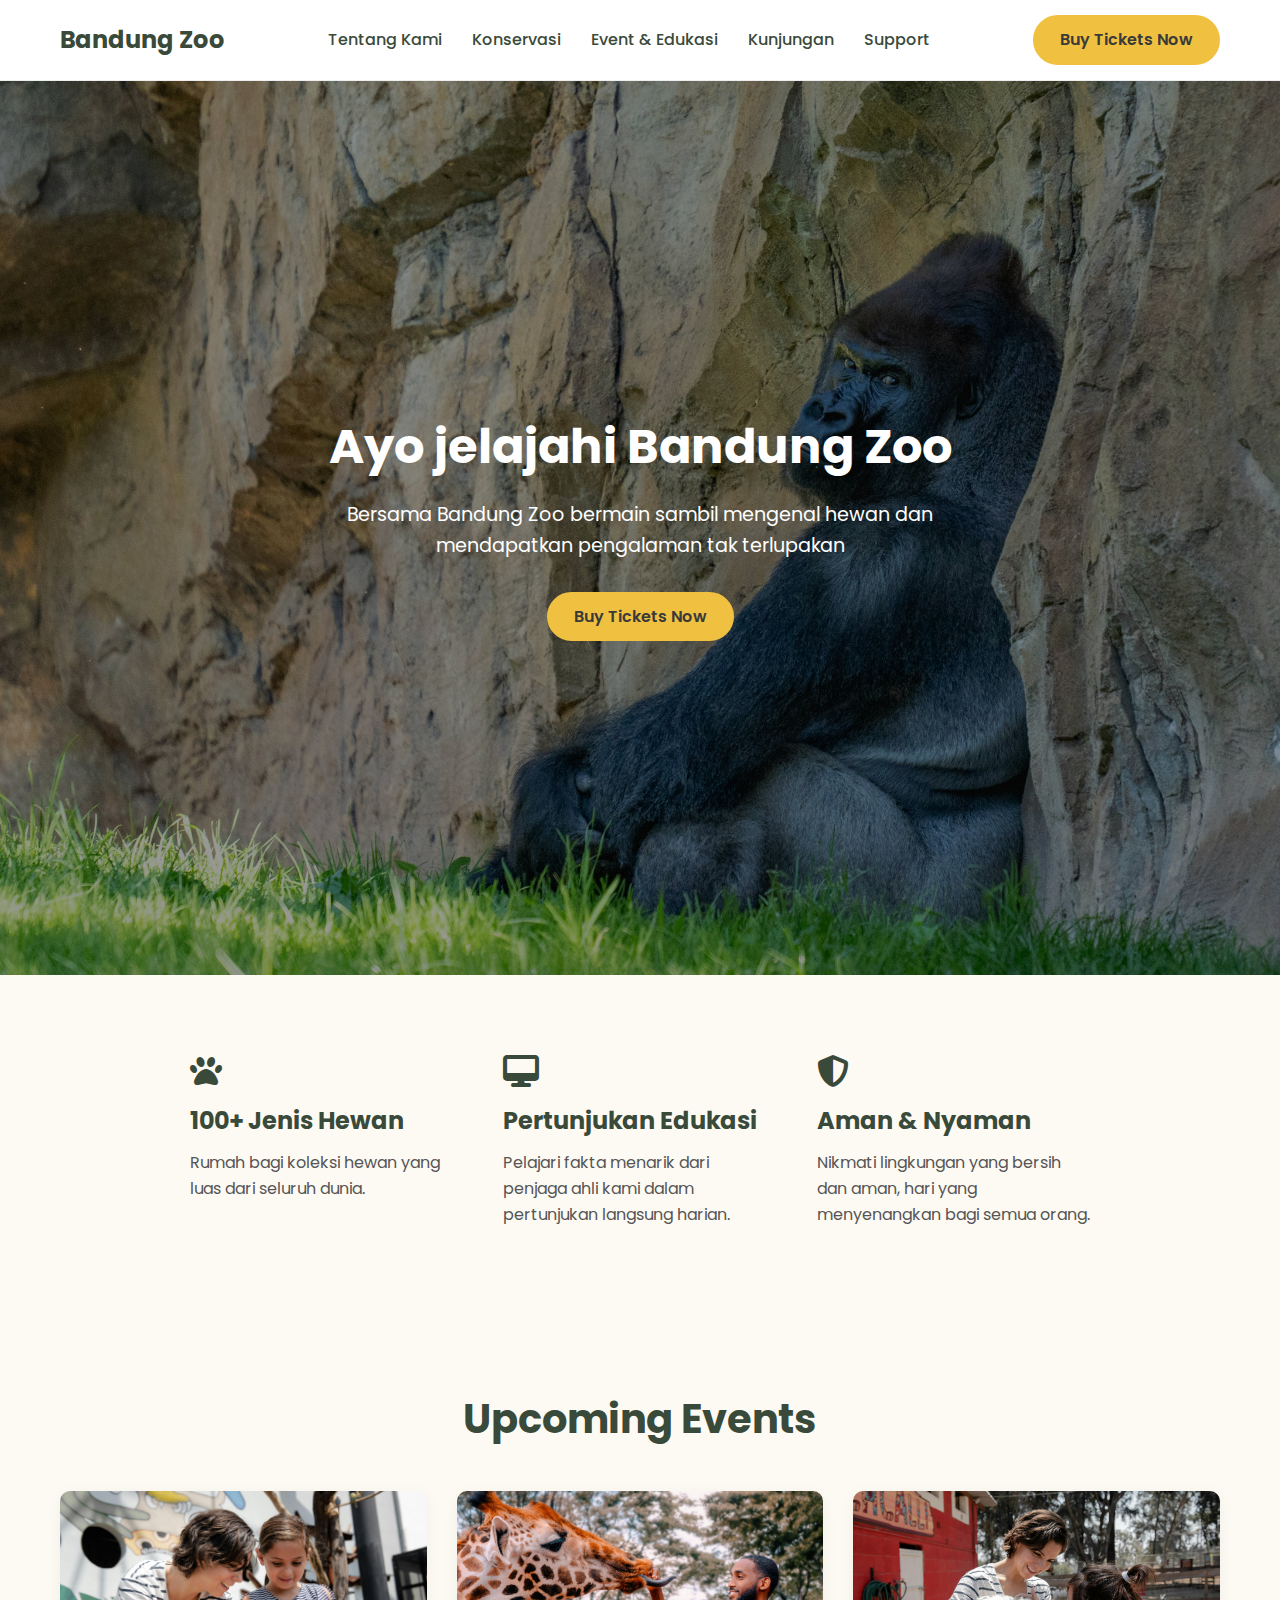
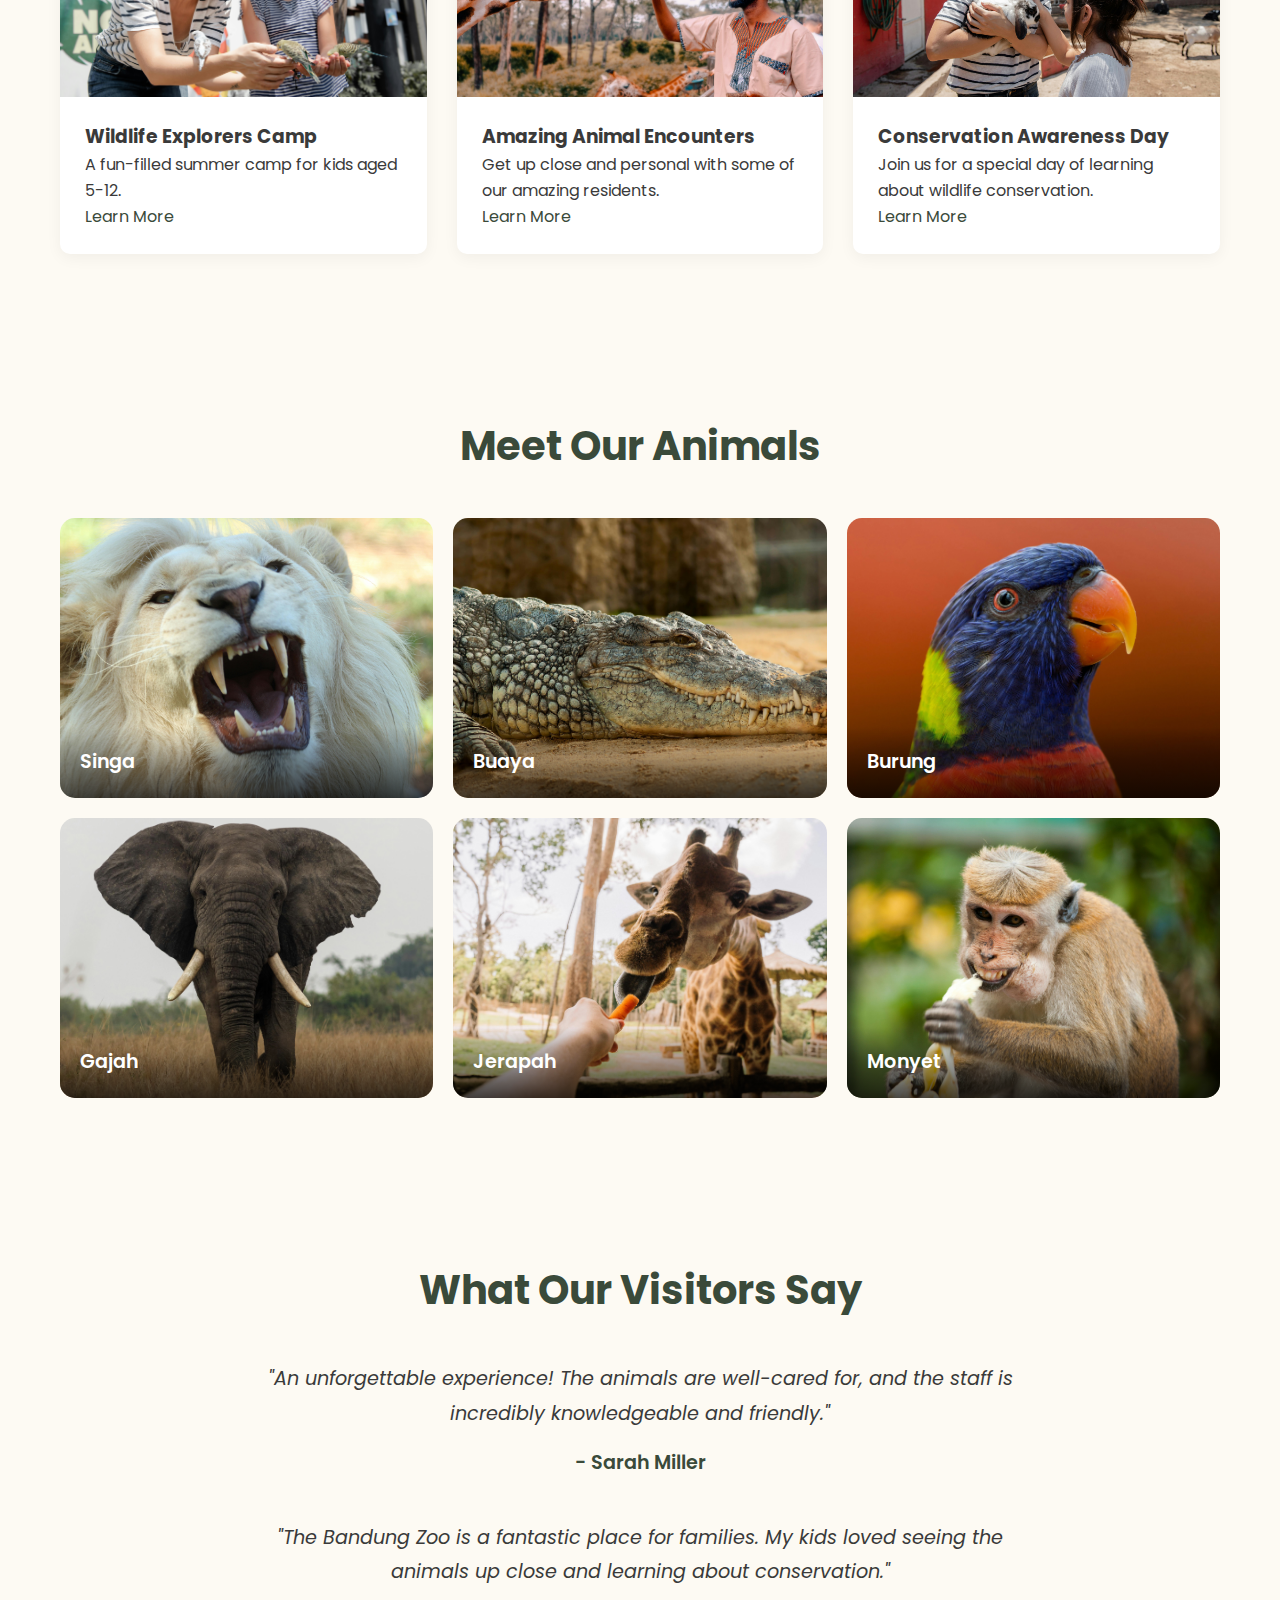
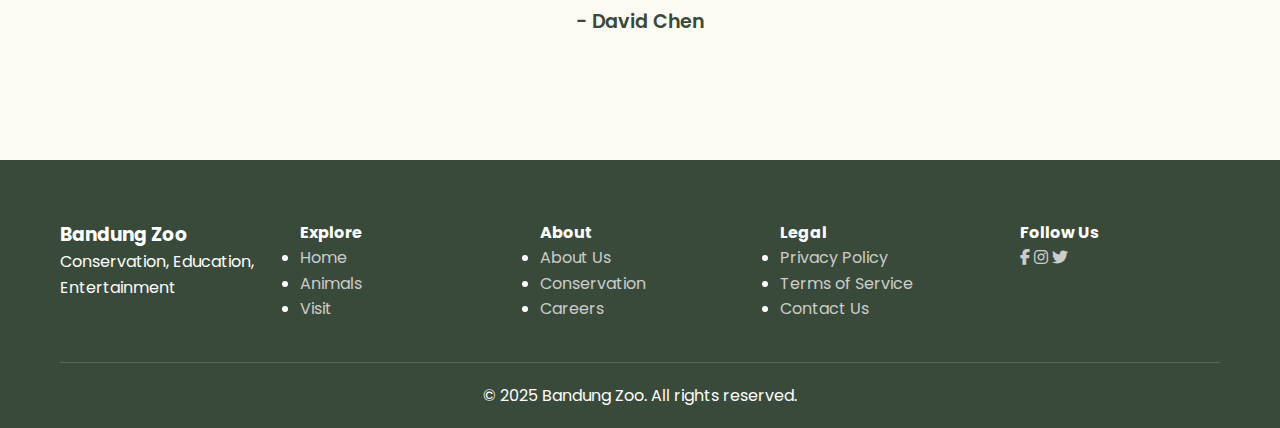
<file: index.html>
<!DOCTYPE html>
<html lang="en">
<head>
    <meta charset="UTF-8">
    <meta name="viewport" content="width=device-width, initial-scale=1.0">
    <title>Bandung Zoo</title>
    <link rel="stylesheet" href="css\style.css">
    <link rel="preconnect" href="https://fonts.googleapis.com">
    <link rel="preconnect" href="https://fonts.gstatic.com" crossorigin>
    <link href="https://fonts.googleapis.com/css2?family=Poppins:wght@400;500;600;700&display=swap" rel="stylesheet">
    <link rel="stylesheet" href="https://cdnjs.cloudflare.com/ajax/libs/font-awesome/6.5.2/css/all.min.css">
</head>
<body>

    <header id="main-header">
        <div class="container">
            <nav>
                <a href="#" class="logo">Bandung Zoo</a>
                <ul class="nav-links">
                    <li><a href="tentang-kami.html">Tentang Kami</a></li>
                    <li><a href="#">Konservasi</a></li>
                    <li><a href="#">Event & Edukasi</a></li>
                    <li><a href="#">Kunjungan</a></li>
                    <li><a href="#">Support</a></li>
                </ul>
                <a href="tiket.html" class="btn btn-primary">Buy Tickets Now</a>
                <div class="hamburger">
                    <i class="fa-solid fa-bars"></i>
                </div>
            </nav>
        </div>
    </header>

    <main>
        <section class="hero">
            <div class="hero-content">
                <h1>Ayo jelajahi Bandung Zoo</h1>
                <p>Bersama Bandung Zoo bermain sambil mengenal hewan dan mendapatkan pengalaman tak terlupakan</p>
                <a href="tiket.html" class="btn btn-primary">Buy Tickets Now</a>
            </div>
        </section>

        <section class="features">
            <div class="container">
        <div class="features-grid">
            <div class="feature-item">
                <i class="fas fa-paw"></i> <h3>100+ Jenis Hewan</h3>
                <p>Rumah bagi koleksi hewan yang luas dari seluruh dunia.</p>
            </div>
            <div class="feature-item">
                <i class="fas fa-desktop"></i>
                <h3>Pertunjukan Edukasi</h3>
                <p>Pelajari fakta menarik dari penjaga ahli kami dalam pertunjukan langsung harian.</p>
            </div>
            <div class="feature-item">
                <i class="fas fa-shield-alt"></i>
                <h3>Aman & Nyaman</h3>
                <p>Nikmati lingkungan yang bersih dan aman, hari yang menyenangkan bagi semua orang.</p>
            </div>
        </div>
    </div>
        </section>

        <section class="events">
            <div class="container">
                <h2 class="section-title">Upcoming Events</h2>
            <div class="event-grid">

            <div class="card">
                <div class="card-img-container">
                    <img src="images/mknburung.jpg" alt="Wildlife Explorers Camp">
                </div>
                <div class="card-content">
                    <h3>Wildlife Explorers Camp</h3>
                    <p>A fun-filled summer camp for kids aged 5-12.</p>
                    <a href="#" class="learn-more">Learn More</a>
                </div>
            </div>

            <div class="card">
                <div class="card-img-container">
                    <img src="images/mknjerapah.jpg" alt="Amazing Animal Encounters">
                </div>
                <div class="card-content">
                    <h3>Amazing Animal Encounters</h3>
                    <p>Get up close and personal with some of our amazing residents.</p>
                    <a href="#" class="learn-more">Learn More</a>
                </div>
            </div>

            <div class="card">
                <div class="card-img-container">
                    <img src="images/mknkelinci.jpg" alt="Conservation Awareness Day">
                </div>
                <div class="card-content">
                    <h3>Conservation Awareness Day</h3>
                    <p>Join us for a special day of learning about wildlife conservation.</p>
                    <a href="#" class="learn-more">Learn More</a>
                </div>
            </div>
            </div>
            </div>
        </section>

        <section class="animals">
            <div class="container">
                <h2 class="section-title">Meet Our Animals</h2>
                <div class="animal-grid">
                    <figure class="animal-item">
                        <img src="images//singa.jpg" alt="Singa">
                        <figcaption>Singa</figcaption>
                    </figure>
                    <figure class="animal-item">
                        <img src="images/buaya.jpg" alt="Buaya">
                        <figcaption>Buaya</figcaption> </figure>
                    <figure class="animal-item">
                        <img src="images/burung.jpg" alt="Burung">
                        <figcaption>Burung</figcaption>
                    </figure>
                    <figure class="animal-item">
                        <img src="images/gajah.jpg" alt="Gajah">
                        <figcaption>Gajah</figcaption>
                    </figure>
                    <figure class="animal-item">
                        <img src="images/jerapah.jpg" alt="Jerapah">
                        <figcaption>Jerapah</figcaption>
                    </figure>
                    <figure class="animal-item">
                        <img src="images/monyet.jpg" alt="Monyet">
                        <figcaption>Monyet</figcaption>
                    </figure>
                </div>
            </div>
        </section>

        <section class="testimonials">
            <div class="container">
                <h2 class="section-title">What Our Visitors Say</h2>
                <blockquote>
                    "An unforgettable experience! The animals are well-cared for, and the staff is incredibly knowledgeable and friendly."
                    <footer>- Sarah Miller</footer>
                </blockquote>
                <blockquote>
                    "The Bandung Zoo is a fantastic place for families. My kids loved seeing the animals up close and learning about conservation."
                    <footer>- David Chen</footer>
                </blockquote>
            </div>
        </section>

    </main>

    <footer id="main-footer">  <div class="container">
        <div class="footer-grid">
            <div class="footer-col">
                <h3>Bandung Zoo</h3>
                <p>Conservation, Education, Entertainment</p>
            </div>
            <div class="footer-col">
                <h4>Explore</h4>
                <ul>
                    <li><a href="#">Home</a></li>
                    <li><a href="#">Animals</a></li>
                    <li><a href="#">Visit</a></li>
                </ul>
            </div>
            <div class="footer-col">
                <h4>About</h4>
                <ul>
                    <li><a href="#">About Us</a></li>
                    <li><a href="#">Conservation</a></li>
                    <li><a href="#">Careers</a></li>
                </ul>
            </div>
            <div class="footer-col">
                <h4>Legal</h4>
                <ul>
                    <li><a href="#">Privacy Policy</a></li>
                    <li><a href="#">Terms of Service</a></li>
                    <li><a href="#">Contact Us</a></li>
                </ul>
            </div>
            <div class="footer-col">
                <h4>Follow Us</h4>
                <div class="social-icons">
                    <a href="#"><i class="fab fa-facebook-f"></i></a>
                    <a href="#"><i class="fab fa-instagram"></i></a>
                    <a href="#"><i class="fab fa-twitter"></i></a>
                </div>
            </div>
        </div>
        <div class="copyright">
            <p>&copy; 2025 Bandung Zoo. All rights reserved.</p>
        </div>
        </div>
    </footer>

    <script src="js\script.js"></script>
</body>
</html>
</file>
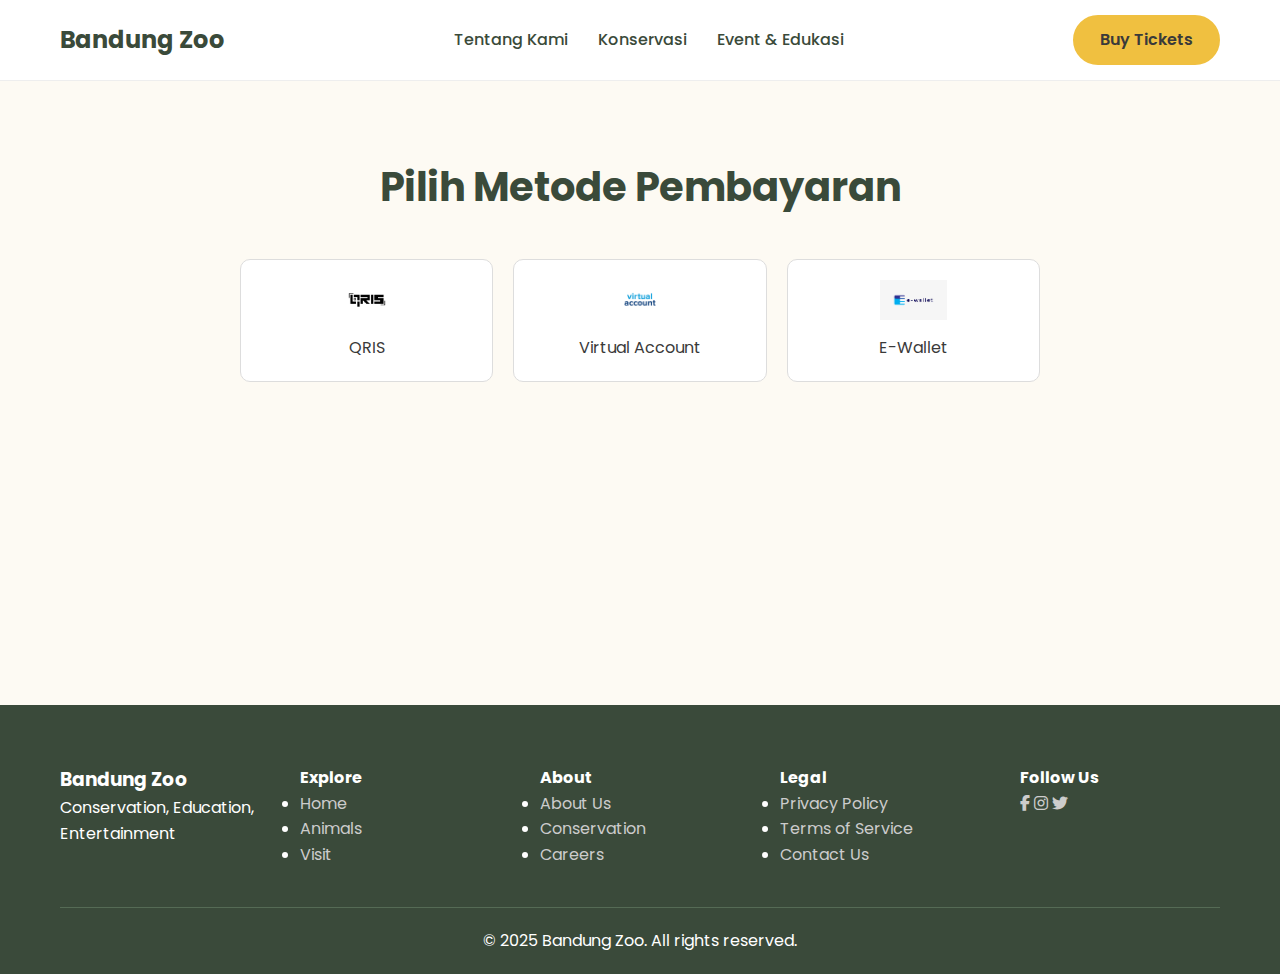
<file: pembayaran.html>
<!DOCTYPE html>
<html lang="en">
<head>
    <meta charset="UTF-8">
    <meta name="viewport" content="width=device-width, initial-scale=1.0">
    <title>Pembayaran - Bandung Zoo</title>
    
    <link rel="stylesheet" href="css/style.css">
    
    <link rel="preconnect" href="https://fonts.googleapis.com">
    <link rel="preconnect" href="https://fonts.gstatic.com" crossorigin>
    <link href="https://fonts.googleapis.com/css2?family=Poppins:wght@400;500;600;700&display=swap" rel="stylesheet">
    <link href="https://fonts.googleapis.com/css2?family=Lora:wght@400;700&display=swap" rel="stylesheet">
    <link rel="stylesheet" href="https://cdnjs.cloudflare.com/ajax/libs/font-awesome/6.5.2/css/all.min.css">
</head>
<body>

    <header id="main-header">
        <div class="container">
            <nav>
                <a href="index.html" class="logo">Bandung Zoo</a>
                <ul class="nav-links">
                    <li><a href="tentang-kami.html">Tentang Kami</a></li>
                    <li><a href="#">Konservasi</a></li>
                    <li><a href="#">Event & Edukasi</a></li>
                </ul>
                <a href="tiket.html" class="btn btn-primary">Buy Tickets</a>
                <div class="hamburger">
                    <i class="fa-solid fa-bars"></i>
                </div>
            </nav>
        </div>
    </header>

    <main>
        <section class="payment-page">
            <div class="container">
                <div id="payment-selection">
                    <h1 class="section-title">Pilih Metode Pembayaran</h1>
                    <div class="payment-options-grid">
                        <div class="payment-method" data-method="qris">
                            <img src="images/qris.png" alt="QRIS">
                            <span>QRIS</span>
                        </div>
                        <div class="payment-method" data-method="va">
                            <img src="images/va.png" alt="Virtual Account">
                            <span>Virtual Account</span>
                        </div>
                        <div class="payment-method" data-method="ewallet">
                            <img src="images/ewallet.png" alt="E-Wallet">
                            <span>E-Wallet</span>
                        </div>
                    </div>
                </div>

                <div id="payment-processing" class="hidden">
                    <h1 class="section-title">Memproses Pembayaran...</h1>
                    <div class="spinner"></div>
                    <p>Mohon tunggu, kami sedang mengonfirmasi pembayaran Anda. Anda akan segera dialihkan.</p>
                </div>
            </div>
        </section>
    </main>

    <footer id="main-footer">  <div class="container">
        <div class="footer-grid">
            <div class="footer-col">
                <h3>Bandung Zoo</h3>
                <p>Conservation, Education, Entertainment</p>
            </div>
            <div class="footer-col">
                <h4>Explore</h4>
                <ul>
                    <li><a href="#">Home</a></li>
                    <li><a href="#">Animals</a></li>
                    <li><a href="#">Visit</a></li>
                </ul>
            </div>
            <div class="footer-col">
                <h4>About</h4>
                <ul>
                    <li><a href="#">About Us</a></li>
                    <li><a href="#">Conservation</a></li>
                    <li><a href="#">Careers</a></li>
                </ul>
            </div>
            <div class="footer-col">
                <h4>Legal</h4>
                <ul>
                    <li><a href="#">Privacy Policy</a></li>
                    <li><a href="#">Terms of Service</a></li>
                    <li><a href="#">Contact Us</a></li>
                </ul>
            </div>
            <div class="footer-col">
                <h4>Follow Us</h4>
                <div class="social-icons">
                    <a href="#"><i class="fab fa-facebook-f"></i></a>
                    <a href="#"><i class="fab fa-instagram"></i></a>
                    <a href="#"><i class="fab fa-twitter"></i></a>
                </div>
            </div>
        </div>
        <div class="copyright">
            <p>&copy; 2025 Bandung Zoo. All rights reserved.</p>
        </div>
        </div>
    </footer>

    <script src="js/script.js"></script>
</body>
</html>
</file>
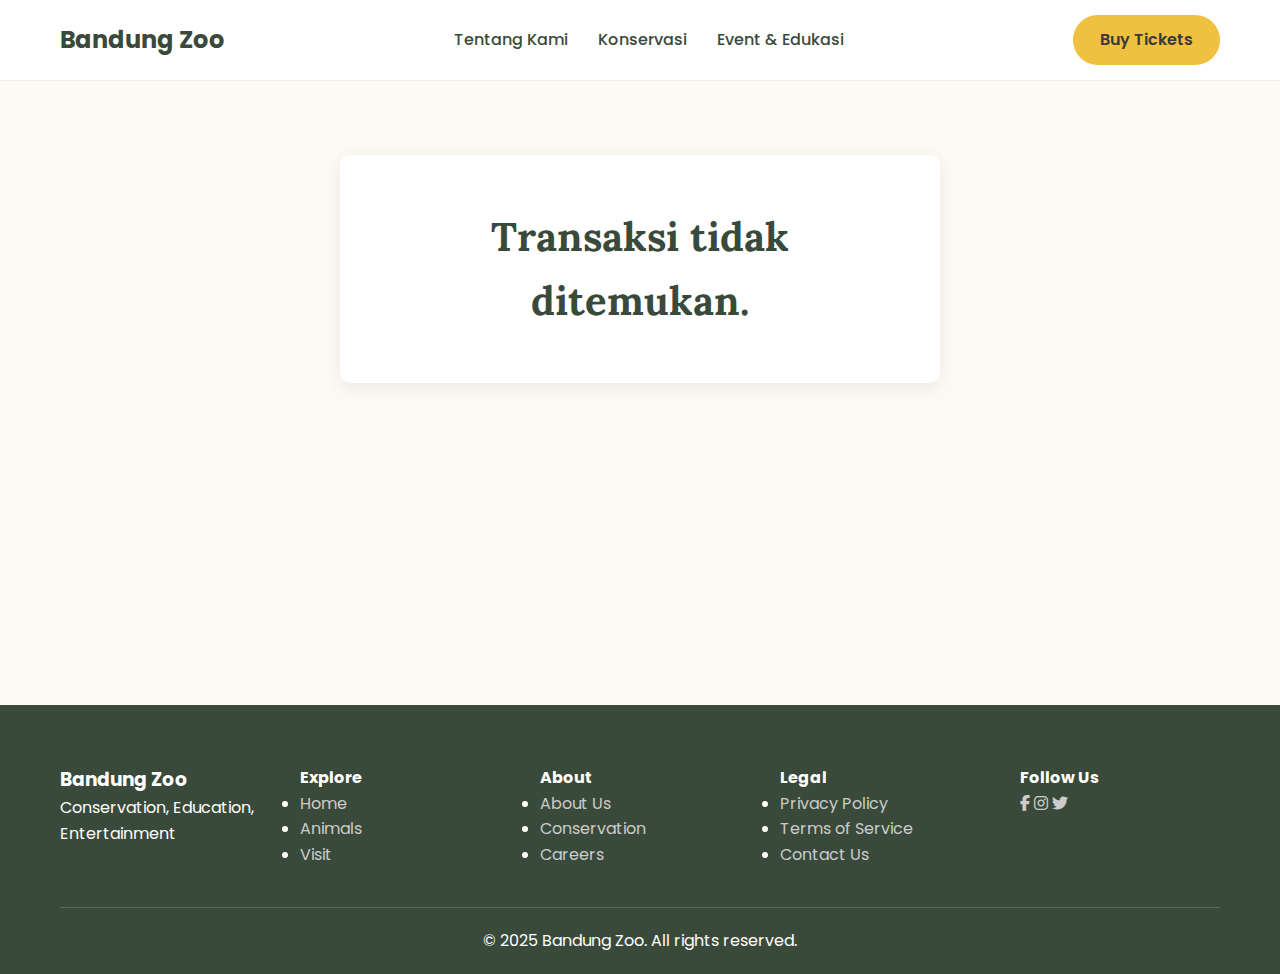
<file: sukses.html>
<!DOCTYPE html>
<html lang="en">
<head>
    <meta charset="UTF-8">
    <meta name="viewport" content="width=device-width, initial-scale=1.0">
    <title>Pembayaran Berhasil - Bandung Zoo</title>
    
    <link rel="stylesheet" href="css/style.css">
    
    <link rel="preconnect" href="https://fonts.googleapis.com">
    <link rel="preconnect" href="https://fonts.gstatic.com" crossorigin>
    <link href="https://fonts.googleapis.com/css2?family=Poppins:wght@400;500;600;700&display=swap" rel="stylesheet">
    <link href="https://fonts.googleapis.com/css2?family=Lora:wght@400;700&display=swap" rel="stylesheet">
    <link rel="stylesheet" href="https://cdnjs.cloudflare.com/ajax/libs/font-awesome/6.5.2/css/all.min.css">
</head>
<body>

    <header id="main-header">
        <div class="container">
            <nav>
                <a href="index.html" class="logo">Bandung Zoo</a>
                <ul class="nav-links">
                    <li><a href="tentang-kami.html">Tentang Kami</a></li>
                    <li><a href="#">Konservasi</a></li>
                    <li><a href="#">Event & Edukasi</a></li>
                </ul>
                <a href="tiket.html" class="btn btn-primary">Buy Tickets </a>
                <div class="hamburger">
                    <i class="fa-solid fa-bars"></i>
                </div>
            </nav>
        </div>
    </header>

    <main>
        <section class="success-page">
            <div class="container">
                <div class="success-container">
                    <div class="success-icon">
                        <i class="fa-solid fa-check-circle"></i>
                    </div>
                    <h1>Pembayaran Berhasil!</h1>
                    <p class="success-subtitle">E-tiket Anda siap untuk diunduh.</p>

                    <div class="order-summary">
                        <h3>Ringkasan Pesanan</h3>
                        <p><strong>Nomor Pesanan:</strong> <span id="order-number"></span></p>
                        <p><strong>Nama:</strong> <span id="order-name"></span></p>
                        <p><strong>Jumlah Tiket:</strong> <span id="order-tickets"></span></p>
                    </div>

                    <a href="images/dummy-ticket.png" download="E-Tiket-UnikomZoo.png" class="btn btn-primary btn-download">
                        <i class="fa-solid fa-download"></i> UNDUH E-TIKET
                    </a>

                    <p class="email-backup">
                        Salinan e-tiket juga telah kami kirimkan ke email Anda: <strong id="order-email"></strong>. Mohon periksa folder inbox atau spam.
                    </p>
                </div>
            </div>
        </section>
    </main>

    <footer id="main-footer">  <div class="container">
        <div class="footer-grid">
            <div class="footer-col">
                <h3>Bandung Zoo</h3>
                <p>Conservation, Education, Entertainment</p>
            </div>
            <div class="footer-col">
                <h4>Explore</h4>
                <ul>
                    <li><a href="#">Home</a></li>
                    <li><a href="#">Animals</a></li>
                    <li><a href="#">Visit</a></li>
                </ul>
            </div>
            <div class="footer-col">
                <h4>About</h4>
                <ul>
                    <li><a href="#">About Us</a></li>
                    <li><a href="#">Conservation</a></li>
                    <li><a href="#">Careers</a></li>
                </ul>
            </div>
            <div class="footer-col">
                <h4>Legal</h4>
                <ul>
                    <li><a href="#">Privacy Policy</a></li>
                    <li><a href="#">Terms of Service</a></li>
                    <li><a href="#">Contact Us</a></li>
                </ul>
            </div>
            <div class="footer-col">
                <h4>Follow Us</h4>
                <div class="social-icons">
                    <a href="#"><i class="fab fa-facebook-f"></i></a>
                    <a href="#"><i class="fab fa-instagram"></i></a>
                    <a href="#"><i class="fab fa-twitter"></i></a>
                </div>
            </div>
        </div>
        <div class="copyright">
            <p>&copy; 2025 Bandung Zoo. All rights reserved.</p>
        </div>
        </div>
    </footer>

    <script src="js/script.js"></script>
</body>
</html>
</file>
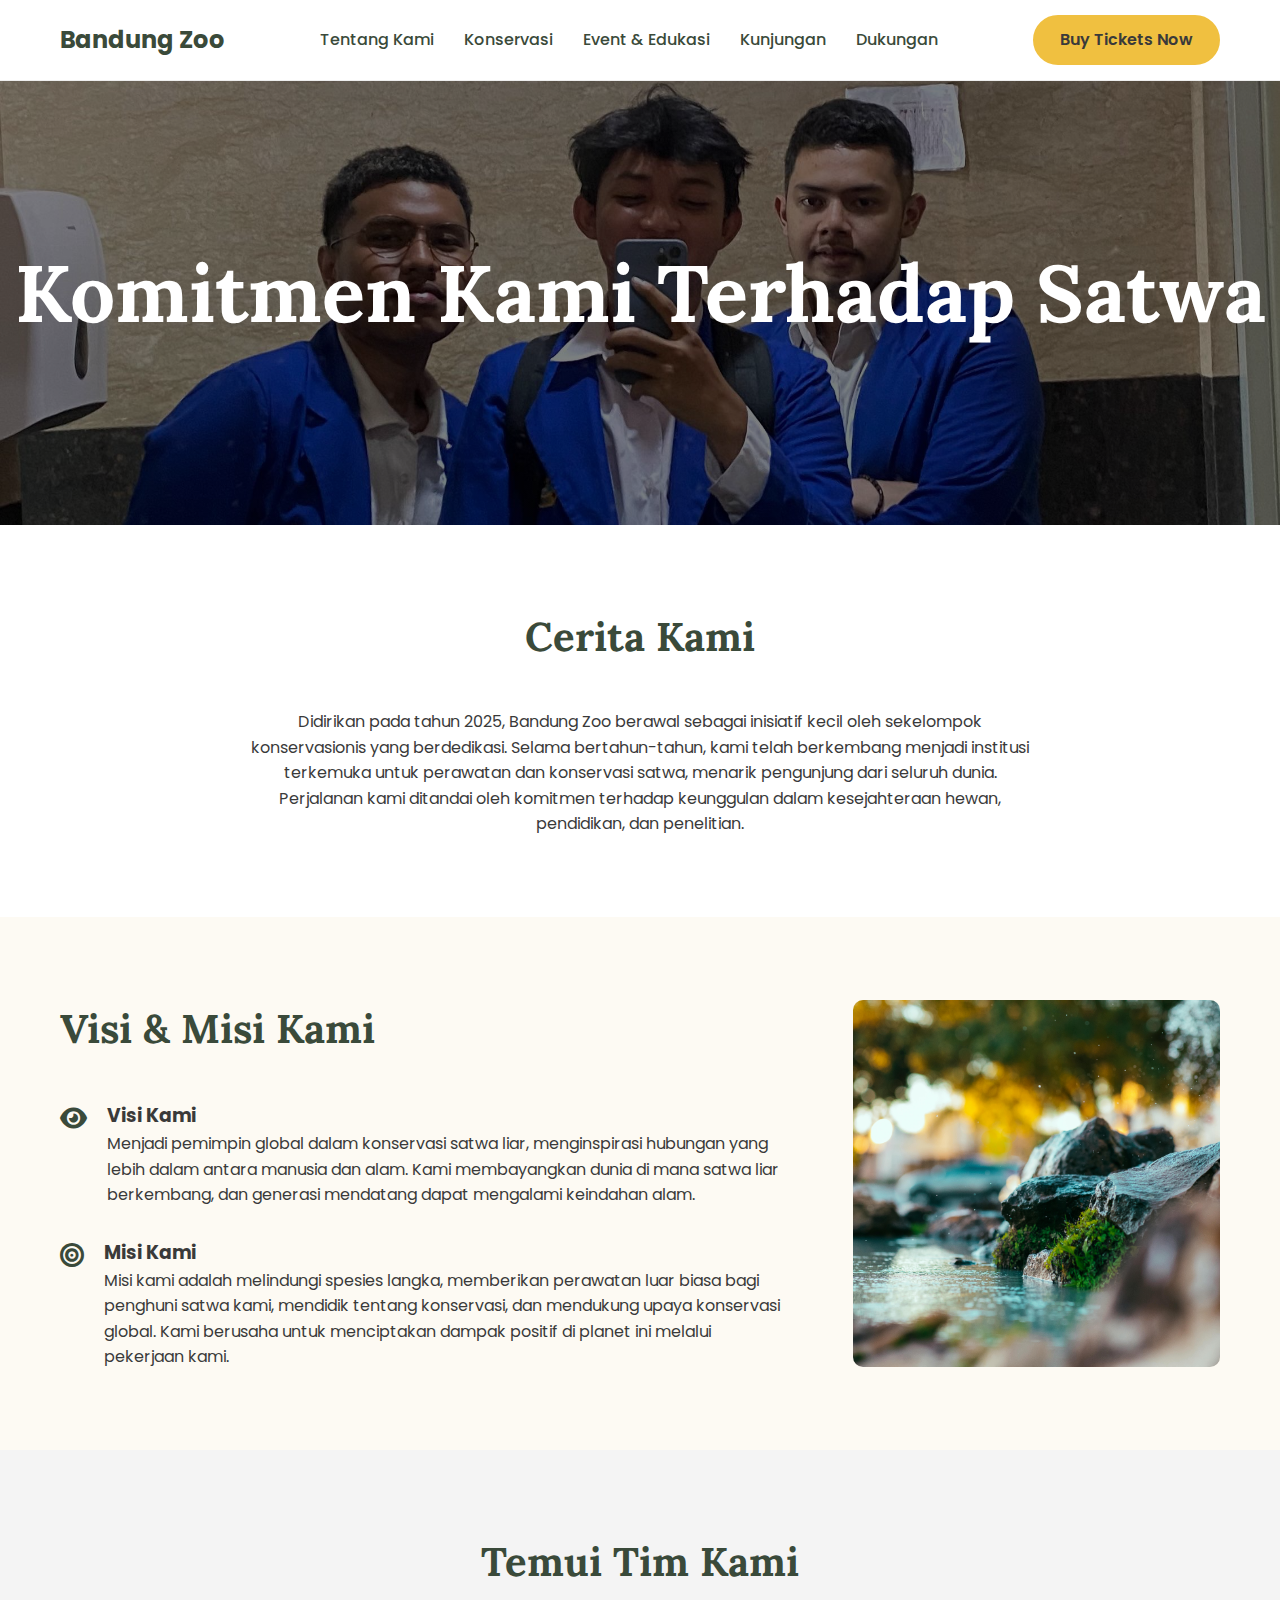
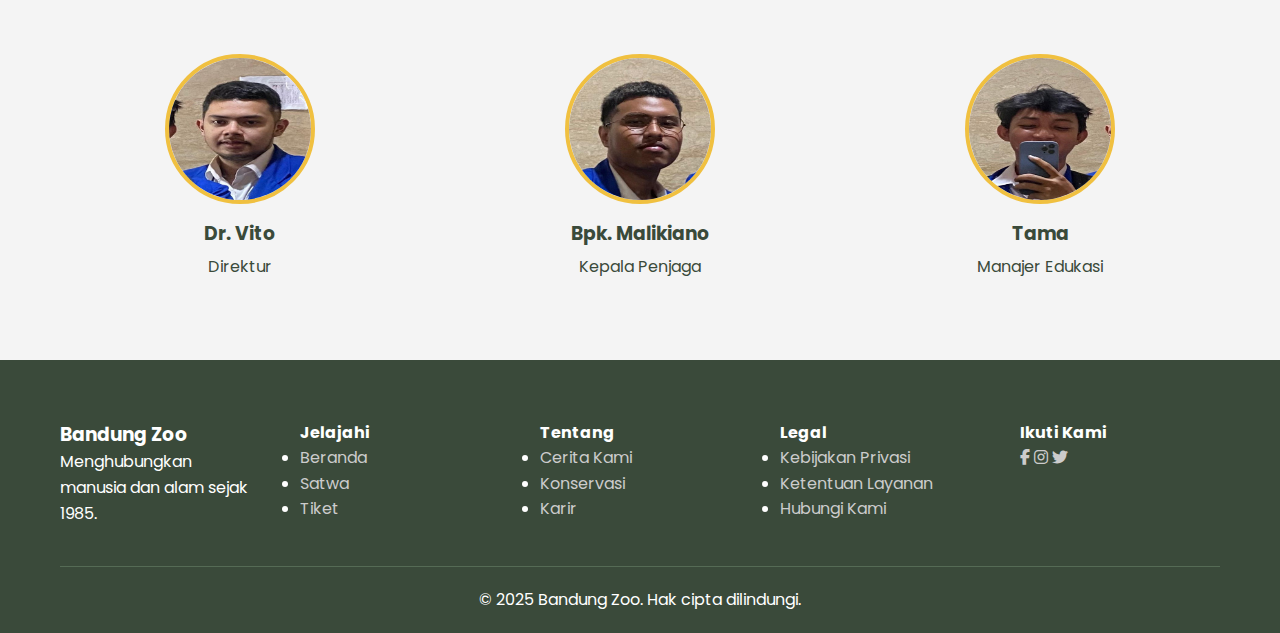
<file: tentang-kami.html>
<!DOCTYPE html>
<html lang="id">
<head>
    <meta charset="UTF-8">
    <meta name="viewport" content="width=device-width, initial-scale=1.0">
    <title>Tentang Kami - Bandung Zoo</title>
    <link rel="stylesheet" href="css/style.css">
    <link rel="preconnect" href="https://fonts.googleapis.com">
    <link rel="preconnect" href="https://fonts.gstatic.com" crossorigin>
    <link href="https://fonts.googleapis.com/css2?family=Poppins:wght@400;500;600;700&display=swap" rel="stylesheet">
    <link href="https://fonts.googleapis.com/css2?family=Lora:wght@400;700&display=swap" rel="stylesheet">
    
    <link rel="stylesheet" href="https://cdnjs.cloudflare.com/ajax/libs/font-awesome/6.5.2/css/all.min.css">
</head>
<body>

    <header id="main-header">
        <div class="container">
            <nav>
                <a href="index.html" class="logo">Bandung Zoo</a>
                <ul class="nav-links">
                    <li><a href="tentang-kami.html">Tentang Kami</a></li>
                    <li><a href="#">Konservasi</a></li>
                    <li><a href="#">Event & Edukasi</a></li>
                    <li><a href="#">Kunjungan</a></li>
                    <li><a href="#">Dukungan</a></li>
                </ul>
                <a href="tiket.html" class="btn btn-primary">Buy Tickets Now</a>
                <div class="hamburger">
                    <i class="fa-solid fa-bars"></i>
                </div>
            </nav>
        </div>
    </header>

    <main>
        <section class="hero-about">
            <div class="hero-content">
                <h1>Komitmen Kami Terhadap Satwa</h1>
            </div>
        </section>

        <section class="story">
            <div class="container">
                <h2 class="section-title">Cerita Kami</h2>
                <p class="story-text">
                    Didirikan pada tahun 2025, Bandung Zoo berawal sebagai inisiatif kecil oleh sekelompok konservasionis yang berdedikasi. Selama bertahun-tahun, kami telah berkembang menjadi institusi terkemuka untuk perawatan dan konservasi satwa, menarik pengunjung dari seluruh dunia. Perjalanan kami ditandai oleh komitmen terhadap keunggulan dalam kesejahteraan hewan, pendidikan, dan penelitian.
                </p>
            </div>
        </section>
        
        <section class="vision-mission">
            <div class="container grid-2-col">
                <div class="vision-mission-text">
                    <h2 class="section-title" style="text-align: left;">Visi & Misi Kami</h2>
                    <div class="mission-item">
                        <i class="fa-solid fa-eye"></i>
                        <div>
                            <h3>Visi Kami</h3>
                            <p>Menjadi pemimpin global dalam konservasi satwa liar, menginspirasi hubungan yang lebih dalam antara manusia dan alam. Kami membayangkan dunia di mana satwa liar berkembang, dan generasi mendatang dapat mengalami keindahan alam.</p>
                        </div>
                    </div>
                    <div class="mission-item">
                        <i class="fa-solid fa-bullseye"></i>
                        <div>
                            <h3>Misi Kami</h3>
                            <p>Misi kami adalah melindungi spesies langka, memberikan perawatan luar biasa bagi penghuni satwa kami, mendidik tentang konservasi, dan mendukung upaya konservasi global. Kami berusaha untuk menciptakan dampak positif di planet ini melalui pekerjaan kami.</p>
                        </div>
                    </div>
                </div>
                <div class="vision-mission-img">
                    <img src="images/river.jpg" alt="Pemandangan sungai di suaka margasatwa">
                </div>
            </div>
        </section>

        <section class="team">
            <div class="container">
                <h2 class="section-title">Temui Tim Kami</h2>
                <div class="team-grid">
                    <div class="team-member">
                        <img src="images/vito.jpg" alt="Dr. Vito">
                        <h3>Dr. Vito</h3>
                        <p>Direktur</p>
                    </div>
                    <div class="team-member">
                        <img src="images/malik.jpg" alt="Mr. Malik">
                        <h3>Bpk. Malikiano</h3>
                        <p>Kepala Penjaga</p>
                    </div>
                    <div class="team-member">
                        <img src="images/tama.jpg" alt="tama">
                        <h3>Tama</h3>
                        <p>Manajer Edukasi</p>
                    </div>
                </div>
            </div>
        </section>
    </main>
    
    <footer id="main-footer">
        <div class="container">
            <div class="footer-grid">
                <div class="footer-col">
                    <h3>Bandung Zoo</h3>
                    <p>Menghubungkan manusia dan alam sejak 1985.</p>
                </div>
                <div class="footer-col">
                    <h4>Jelajahi</h4>
                    <ul>
                        <li><a href="index.html">Beranda</a></li>
                        <li><a href="#">Satwa</a></li>
                        <li><a href="tiket.html">Tiket</a></li>
                    </ul>
                </div>
                <div class="footer-col">
                    <h4>Tentang</h4>
                    <ul>
                        <li><a href="tentang-kami.html">Cerita Kami</a></li>
                        <li><a href="#">Konservasi</a></li>
                        <li><a href="#">Karir</a></li>
                    </ul>
                </div>
                 <div class="footer-col">
                    <h4>Legal</h4>
                    <ul>
                        <li><a href="#">Kebijakan Privasi</a></li>
                        <li><a href="#">Ketentuan Layanan</a></li>
                        <li><a href="#">Hubungi Kami</a></li>
                    </ul>
                </div>
                <div class="footer-col">
                    <h4>Ikuti Kami</h4>
                    <div class="social-icons">
                        <a href="#"><i class="fab fa-facebook-f"></i></a>
                        <a href="#"><i class="fab fa-instagram"></i></a>
                        <a href="#"><i class="fab fa-twitter"></i></a>
                    </div>
                </div>
            </div>
            <div class="copyright">
                <p>&copy; 2025 Bandung Zoo. Hak cipta dilindungi.</p>
            </div>
        </div>
    </footer>

    <script src="js/script.js"></script>
</body>
</html>
</file>
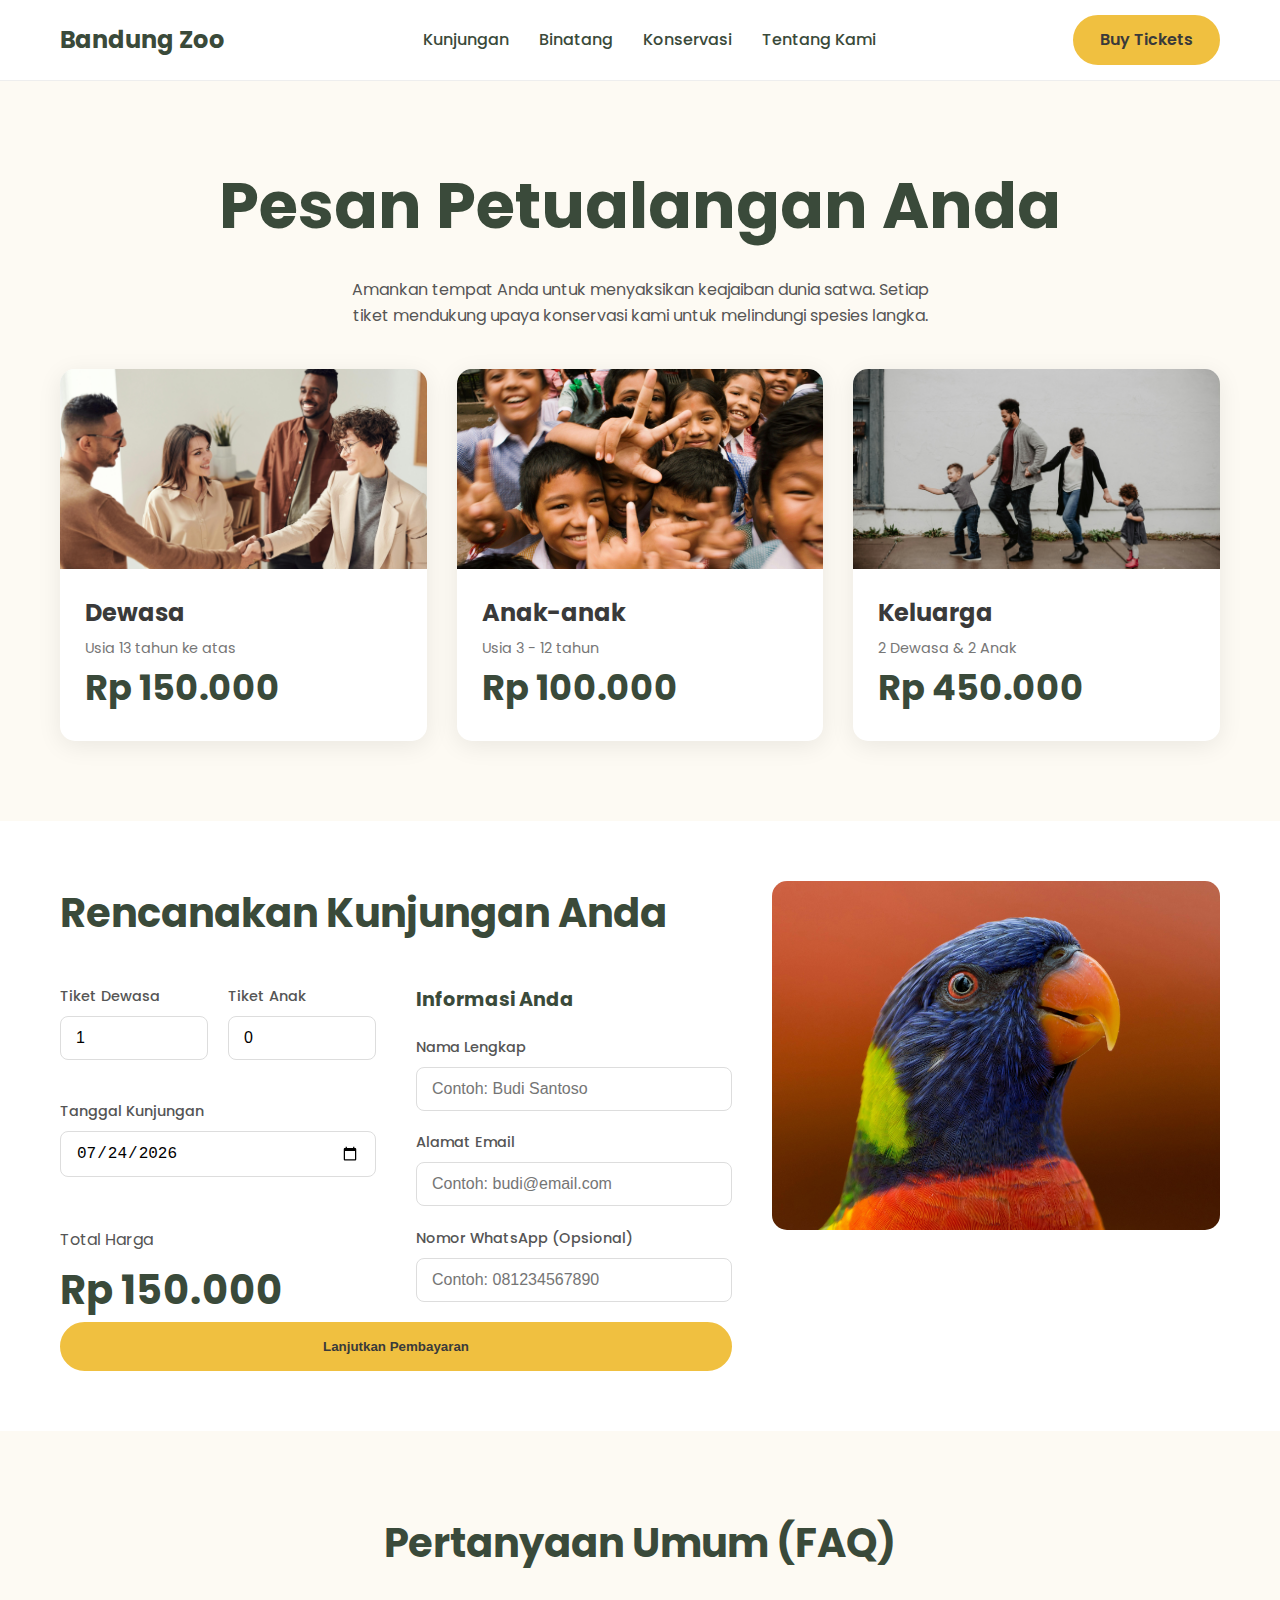
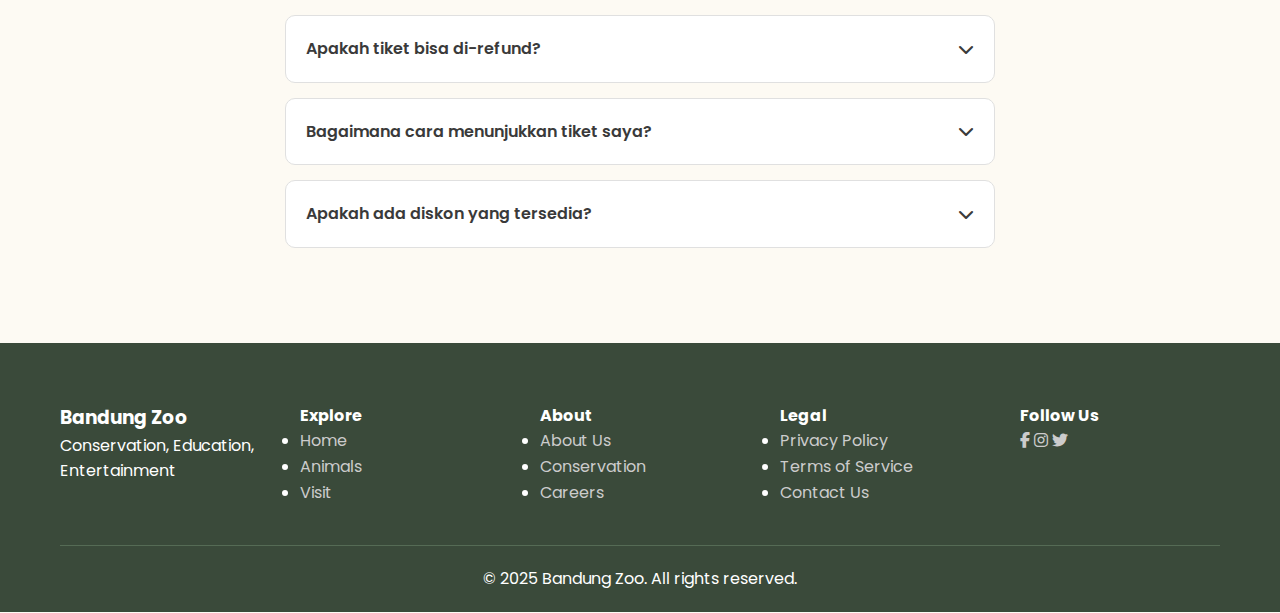
<file: tiket.html>
<!DOCTYPE html>
<html lang="en">
<head>
    <meta charset="UTF-8">
    <meta name="viewport" content="width=device-width, initial-scale=1.0">
    <title>Bandung Zoo</title>
    <link rel="stylesheet" href="css/style.css">
    <link rel="preconnect" href="https://fonts.googleapis.com">
    <link rel="preconnect" href="https://fonts.gstatic.com" crossorigin>
    <link href="https://fonts.googleapis.com/css2?family=Poppins:wght@400;500;600;700&display=swap" rel="stylesheet">
    <link href="https://fonts.googleapis.com/css2?family=Lora:wght@400;700&display=swap" rel="stylesheet">
    <link rel="stylesheet" href="https://cdnjs.cloudflare.com/ajax/libs/font-awesome/6.5.2/css/all.min.css">
</head>
<body>

    <header id="main-header">
        <div class="container">
            <nav>
                <a href="index.html" class="logo">Bandung Zoo</a>
                <ul class="nav-links">
                    <li><a href="index.html">Kunjungan</a></li>
                    <li><a href="#">Binatang</a></li>
                    <li><a href="#">Konservasi</a></li>
                    <li><a href="tentang-kami.html">Tentang Kami</a></li>
                </ul>
                <a href="tiket.html" class="btn btn-primary">Buy Tickets</a>
                <div class="hamburger">
                    <i class="fa-solid fa-bars"></i>
                </div>
            </nav>
        </div>
    </header>

    <main>
    <section class="booking-hero">
        <div class="container">
            <h1 class="section-title">Pesan Petualangan Anda</h1>
            <p class="subtitle">Amankan tempat Anda untuk menyaksikan keajaiban dunia satwa. Setiap tiket mendukung upaya konservasi kami untuk melindungi spesies langka.</p>
        </div>
    </section>

    <section class="pricing">
    <div class="container">
        <div class="pricing-grid">
            
            <div class="price-card">
                <img src="images/adult.jpg" alt="Tiket Dewasa">
                <div class="price-card-content">
                    <h3>Dewasa</h3>
                    <p>Usia 13 tahun ke atas</p>
                    <div class="price">Rp 150.000</div>
                </div>
            </div>

            <div class="price-card">
                <img src="images/kids.jpg" alt="Tiket Anak">
                <div class="price-card-content">
                    <h3>Anak-anak</h3>
                    <p>Usia 3 - 12 tahun</p>
                    <div class="price">Rp 100.000</div>
                </div>
            </div>

            <div class="price-card">
                <img src="images/family.jpg" alt="Tiket Keluarga">
                <div class="price-card-content">
                    <h3>Keluarga</h3>
                    <p>2 Dewasa & 2 Anak</p>
                    <div class="price">Rp 450.000</div>
                </div>
            </div>

        </div>
    </div>
</section>

<section class="plan-visit">
    <div class="container grid-2-col" id="ticket-form-layout">
        <div class="booking-form-container">
            <h2 class="section-title" style="text-align: left;">Rencanakan Kunjungan Anda</h2>
            
            <form class="booking-form" id="booking-form">
                <div class="form-main-layout">
                    <div class="form-col">
                        <div class="form-row">
                        <div class="form-group">
                            <label for="adult-tickets">Tiket Dewasa</label>
                            <input type="number" id="adult-tickets" value="1" min="0">
                        </div>
                        <div class="form-group">
                            <label for="child-tickets">Tiket Anak</label>
                            <input type="number" id="child-tickets" value="0" min="0">
                        </div>
                    </div>
                <div class="form-group">
                    <label for="visit-date">Tanggal Kunjungan</label>
                    <input type="date" id="visit-date" required>
                </div>
                <div class="total-price-container-new">
                    <p>Total Harga</p>
                <span id="total-price">Rp 150.000</span>
            </div>
        </div>

        <div class="form-col">
            <h3 class="form-subtitle">Informasi Anda</h3>
            <div class="form-group">
                <label for="full-name">Nama Lengkap</label>
                <input type="text" id="full-name" placeholder="Contoh: Budi Santoso" required>
            </div>
            <div class="form-group">
                <label for="email">Alamat Email</label>
                <input type="email" id="email" placeholder="Contoh: budi@email.com" required>
            </div>
            <div class="form-group">
                <label for="whatsapp">Nomor WhatsApp (Opsional)</label>
                <input type="tel" id="whatsapp" placeholder="Contoh: 081234567890">
            </div>
            </div>
        </div>
            <div class="form-action-row">
        <button type="submit" class="btn btn-primary btn-full">Lanjutkan Pembayaran</button>
    </div>
    
</form>
        </div>
        <div class="plan-visit-img">
            <img src="images/burung.jpg" alt="Burung Nuri">
        </div>
    </div>
</section>

    <section class="faq">
        <div class="container">
            <h2 class="section-title">Pertanyaan Umum (FAQ)</h2>
            <div class="faq-item">
                <div class="faq-question">
                    <span>Apakah tiket bisa di-refund?</span>
                    <i class="fa-solid fa-chevron-down"></i>
                </div>
                <div class="faq-answer">
                    <p>Tiket tidak dapat di-refund, namun bisa dijadwalkan ulang hingga 48 jam sebelum tanggal kunjungan, tergantung ketersediaan.</p>
                </div>
            </div>
            <div class="faq-item">
                <div class="faq-question">
                    <span>Bagaimana cara menunjukkan tiket saya?</span>
                    <i class="fa-solid fa-chevron-down"></i>
                </div>
                <div class="faq-answer">
                    <p>Anda bisa menunjukkan tiket melalui perangkat seluler (kami akan memindai kode QR) atau dalam bentuk cetak di pintu masuk.</p>
                </div>
            </div>
            <div class="faq-item">
                <div class="faq-question">
                    <span>Apakah ada diskon yang tersedia?</span>
                    <i class="fa-solid fa-chevron-down"></i>
                </div>
                <div class="faq-answer">
                    <p>Ya, kami menawarkan diskon untuk pelajar, lansia, dan anggota militer dengan menunjukkan ID yang valid. Silakan beli tiket ini langsung di loket.</p>
                </div>
            </div>
        </div>
    </section>
    </main>

    <footer id="main-footer">  <div class="container">
        <div class="footer-grid">
            <div class="footer-col">
                <h3>Bandung Zoo</h3>
                <p>Conservation, Education, Entertainment</p>
            </div>
            <div class="footer-col">
                <h4>Explore</h4>
                <ul>
                    <li><a href="#">Home</a></li>
                    <li><a href="#">Animals</a></li>
                    <li><a href="#">Visit</a></li>
                </ul>
            </div>
            <div class="footer-col">
                <h4>About</h4>
                <ul>
                    <li><a href="#">About Us</a></li>
                    <li><a href="#">Conservation</a></li>
                    <li><a href="#">Careers</a></li>
                </ul>
            </div>
            <div class="footer-col">
                <h4>Legal</h4>
                <ul>
                    <li><a href="#">Privacy Policy</a></li>
                    <li><a href="#">Terms of Service</a></li>
                    <li><a href="#">Contact Us</a></li>
                </ul>
            </div>
            <div class="footer-col">
                <h4>Follow Us</h4>
                <div class="social-icons">
                    <a href="#"><i class="fab fa-facebook-f"></i></a>
                    <a href="#"><i class="fab fa-instagram"></i></a>
                    <a href="#"><i class="fab fa-twitter"></i></a>
                </div>
            </div>
        </div>
        <div class="copyright">
            <p>&copy; 2025 Bandung Zoo. All rights reserved.</p>
        </div>
        </div>
    </footer>

    <script src="js/script.js"></script>
</body>
</html>
</file>
<file: css/style.css>
/* --- Global Styles & Variables --- */
:root {
    --primary-color: #f0c040; /* Kuning untuk tombol */
    --secondary-color: #fdfaf3; /* Krem muda untuk background */
    --dark-color: #3a3a3a; /* Teks utama */
    --dark-green: #3a4a3a; /* Aksen hijau gelap */
    --light-gray: #f4f4f4;
    --font-family: 'Poppins', sans-serif;
    --heading-font-family: 'Lora', serif; /* Font untuk judul utama */
}

* { 
    margin: 0; 
    padding: 0; 
    box-sizing: border-box; 
}

body { 
    font-family: var(--font-family); 
    background-color: var(--secondary-color); 
    color: var(--dark-color); 
    line-height: 1.6; 
}

.container { 
    max-width: 1200px; 
    margin: 0 auto; 
    padding: 0 20px; 
}

img { 
    max-width: 100%; 
    display: block; 
}

a { 
    text-decoration: none; 
    color: var(--dark-green); 
}

main { 
    padding-top: 75px; /* Offset for fixed header */
}

/* --- Komponen Umum (Reusable Components) --- */
.btn { 
    display: inline-block; 
    padding: 10px 25px; 
    border-radius: 50px; 
    font-weight: 600; 
    transition: all 0.3s ease; 
}
.btn-primary { 
    background-color: var(--primary-color); 
    color: var(--dark-color); 
    border: 2px solid var(--primary-color); 
}
.btn-primary:hover { 
    background-color: transparent; 
    color: var(--dark-color); 
}
.btn-full { 
    width: 100%; 
    text-align: center; 
    padding: 15px; 
}

.section-title { 
    text-align: center; 
    font-size: 2.5rem; 
    margin-bottom: 40px; 
    color: var(--dark-green); 
}

.grid-2-col { 
    display: grid; 
    grid-template-columns: 1fr; 
    gap: 40px; 
    align-items: center; 
}

/* --- Header --- */
#main-header { 
    position: fixed; 
    width: 100%; 
    top: 0; 
    left: 0; 
    z-index: 1000; 
    padding: 15px 0; 
    transition: background-color 0.4s ease; 
    background: #fff; 
    border-bottom: 1px solid #eee; 
}
#main-header.scrolled { 
    background-color: rgba(253, 250, 243, 0.95); 
    box-shadow: 0 2px 10px rgba(0,0,0,0.1); 
}
#main-header nav { 
    display: flex; 
    justify-content: space-between; 
    align-items: center; 
}
.logo { 
    font-size: 1.5rem; 
    font-weight: 700; 
    color: var(--dark-green); 
}
.nav-links { 
    display: none; 
    list-style: none; 
    align-items: center; 
}
.nav-links li { 
    margin: 0 15px; 
}
.nav-links a { 
    font-weight: 500; 
    transition: color 0.3s ease;
}
.nav-links a:hover {
    color: var(--primary-color);
}
.hamburger { 
    display: block; 
    font-size: 1.8rem; 
    cursor: pointer; 
}

/* --- Hero Section (Homepage) --- */
.hero { 
    min-height: 100vh; 
    background: linear-gradient(rgba(0,0,0,0.4), rgba(0,0,0,0.4)), url('../images/gorila.jpg') no-repeat center center/cover; 
    display: flex; 
    justify-content: center; 
    align-items: center; 
    text-align: center; 
    color: #fff; 
    padding: 0 20px; 
}
.hero-content h1 { 
    font-size: 3rem; 
    margin-bottom: 15px; 
}
.hero-content p { 
    font-size: 1.2rem; 
    max-width: 600px; 
    margin: 0 auto 30px; 
}

/* --- Features Section (Homepage) --- */
.features { 
    padding: 80px 0; 
    text-align: center;
}
.features-grid {
    display: grid;
    grid-template-columns: 1fr;
    gap: 40px;
    max-width: 900px; 
    margin: 0 auto;
}
.feature-item {
    text-align: left; 
}
.feature-item i {
    font-size: 2rem;
    color: var(--dark-green);
    margin-bottom: 15px;
}
.feature-item h3 {
    font-size: 1.5rem;
    margin-bottom: 10px;
    color: var(--dark-green);
}
.feature-item p {
    font-size: 1rem;
    color: #555;
}

/* --- Upcoming Events Section (Homepage) --- */
.events { 
    padding: 80px 0; 
}
.event-grid { 
    display: grid; 
    grid-template-columns: 1fr; 
    gap: 30px; 
}
.card { 
    background-color: #fff; 
    border-radius: 10px; 
    overflow: hidden; 
    box-shadow: 0 4px 15px rgba(0,0,0,0.05); 
}
.card-img-container {
    aspect-ratio: 16 / 9;
    overflow: hidden;
}
.card-img-container img {
    width: 100%;
    height: 100%;
    object-fit: cover;
    transition: transform 0.4s ease;
}
.card:hover .card-img-container img {
    transform: scale(1.1);
}
.card-content { 
    padding: 25px; 
}

/* --- Animals Section (Homepage) --- */
.animals { 
    padding: 80px 0; 
}
.animal-grid { 
    display: grid; 
    grid-template-columns: repeat(2, 1fr); 
    gap: 20px; 
}
.animal-item { 
    position: relative; 
    border-radius: 15px; 
    overflow: hidden; 
    aspect-ratio: 4 / 3; 
}
.animal-item img { 
    width: 100%; 
    height: 100%; 
    object-fit: cover; 
    transition: transform 0.4s ease; 
}
.animal-item:hover img { 
    transform: scale(1.1); 
}
.animal-item figcaption { 
    position: absolute; 
    bottom: 0; 
    left: 0; 
    padding: 20px; 
    color: white; 
    font-size: 1.2rem; 
    font-weight: 600; 
    width: 100%; 
    background: linear-gradient(to top, rgba(0,0,0,0.7), transparent); 
    transition: opacity 0.4s ease; 
}

/* --- Testimonials Section (Homepage) --- */
.testimonials { 
    padding: 80px 0; 
}
.testimonials .container { 
    max-width: 800px; 
    margin: 0 auto; 
    text-align: center; 
}
.testimonials blockquote { 
    margin-bottom: 40px; 
    line-height: 1.8; 
    font-size: 1.2rem; 
    font-style: italic; 
}
.testimonials blockquote footer { 
    display: block; 
    margin-top: 15px; 
    font-style: normal; 
    font-weight: 600; 
    color: var(--dark-green); 
}

/* --- About Us Page --- */
.hero-about { 
    height: 50vh; 
    background: linear-gradient(rgba(0,0,0,0.5), rgba(0,0,0,0.5)), url('/images/tim.jpg') no-repeat center center/cover; 
    display: flex; 
    align-items: center; 
    justify-content: center; 
    color: #fff; 
}
.hero-about h1 {
    font-family: var(--heading-font-family); 
    font-size: 4rem;
}
.story { 
    padding: 80px 0; 
    text-align: center; 
    background: #fff; 
}
.story .section-title,
.vision-mission .section-title,
.team .section-title {
    font-family: var(--heading-font-family);
}
.story-text { 
    max-width: 800px; 
    margin: 0 auto; 
}
.vision-mission { 
    padding: 80px 0; 
}
.vision-mission-img img { 
    border-radius: 10px; 
}
.mission-item { 
    display: flex; 
    align-items: flex-start;
    gap: 20px; 
    margin-top: 30px; 
}
.mission-item i { 
    font-size: 1.5rem;
    color: var(--dark-green); 
    margin-top: 5px;
}
.team { 
    padding: 80px 0; 
    background-color: var(--light-gray); 
    color: #3a4a3a; 
}
.team .section-title { 
    color: #3a4a3a; 
}
.team-grid { 
    display: grid;
    grid-template-columns: 1fr;
    gap: 40px;
    padding-top: 20px;
}
.team-member { 
    /* Menggunakan flexbox untuk menengahkan semua konten */
    display: flex;
    flex-direction: column;
    align-items: center;
    text-align: center; 
}

.team-member img { 
    width: 150px; 
    height: 150px; 
    border-radius: 50%; 
    border: 4px solid var(--primary-color); 
    margin-bottom: 15px; 
}

.team-member h3 { 
    margin-bottom: 5px; 
}

/* --- Tickets Page --- */
.booking-hero { 
    padding: 80px 0 40px; 
    text-align: center; 
}
.booking-hero .section-title { 
    font-size: 4rem; 
    margin-bottom: 20px; 
}
.booking-hero .subtitle { 
    max-width: 600px; 
    margin: 0 auto; 
    color: #555; 
}

.pricing { 
    padding-bottom: 80px; 
}
.pricing-grid { 
    display: grid; 
    grid-template-columns: 1fr; 
    gap: 30px; 
}
.price-card { 
    background: #fff; 
    border-radius: 15px; 
    overflow: hidden; 
    box-shadow: 0 5px 25px rgba(0,0,0,0.08);
    display: flex; 
    flex-direction: column; 
}
.price-card img {
    width: 100%;
    height: 200px; 
    object-fit: cover;
}
.price-card-content {
    padding: 25px;
    text-align: left; 
    flex-grow: 1; 
    display: flex;
    flex-direction: column;
}
.price-card-content h3 { 
    font-size: 1.5rem; 
    margin: 0 0 5px 0; 
}
.price-card-content p { 
    font-size: 0.9rem; 
    color: #777; 
    margin: 0;
}
.price { 
    font-size: 2.2rem; 
    font-weight: 700; 
    color: var(--dark-green);
    margin-top: auto; 
}

.plan-visit { 
    padding: 60px 0; 
    background: #fff; 
}
.booking-form-container {
    padding: 0; 
    box-shadow: none; 
    background: none; 
}
.form-main-layout {
    display: flex;
    flex-direction: column; 
    gap: 40px;
}
.form-col {
    flex: 1;
    display: flex;
    flex-direction: column;
}
.form-col .btn-full {
    margin-top: auto; /* Mendorong tombol ke bawah */
}
.form-col .form-subtitle {
    margin-top: 0;
    margin-bottom: 20px;
    font-size: 1.2rem;
    color: var(--dark-green);
}
.form-row {
    display: flex;
    gap: 20px;
    margin-bottom: 20px;
}
.form-group { 
    flex: 1; 
    margin-bottom: 20px;
}
.form-group label {
    font-size: 0.9rem;
    margin-bottom: 8px;
    display: block;
    font-weight: 500;
    color: #555;
}
.form-group input {
    width: 100%;
    padding: 12px 15px;
    border: 1px solid #ddd;
    border-radius: 8px;
    font-size: 1rem;
}
.total-price-container-new {
    margin-top: 30px;
    text-align: left;
}
.total-price-container-new p {
    margin: 0 0 5px 0;
    font-size: 1rem;
    color: #555;
}
.total-price-container-new #total-price {
    font-size: 2.5rem;
    font-weight: 700;
    color: var(--dark-green);
}
.plan-visit-img img { 
    border-radius: 15px; 
    height: 100%; 
    object-fit: cover; 
}

/* --- FAQ Section (Tickets Page) --- */
.faq { 
    padding: 80px 0; 
}
.faq .container { 
    max-width: 750px; 
    margin: 0 auto; 
}
.faq-item { 
    background: #fff; 
    margin-bottom: 15px; 
    border-radius: 10px; 
    border: 1px solid #e0e0e0; 
}
.faq-question { 
    display: flex; 
    justify-content: space-between; 
    align-items: center; 
    padding: 20px; 
    cursor: pointer; 
    font-weight: 600; 
}
.faq-answer {
    max-height: 0;
    overflow: hidden;
    transition: max-height 0.4s ease-out, padding 0.4s ease-out;
    padding: 0 20px;
    color: #555;
}
.faq-item.active .faq-answer {
    max-height: 200px;
    padding: 0 20px 20px;
}
.faq-question i {
    transition: transform 0.4s ease;
}
.faq-item.active .faq-question i {
    transform: rotate(180deg);
}

/* --- Footer --- */
#main-footer { 
    background-color: var(--dark-green); 
    color: #fff; 
    padding: 60px 0 20px; 
}
.footer-grid { 
    display: grid; 
    grid-template-columns: 1fr; 
    gap: 40px; 
    margin-bottom: 40px; 
}
.copyright { 
    text-align: center; 
    padding-top: 20px; 
    border-top: 1px solid #556b55; 
}
#main-footer a { 
    color: #ccc; 
    transition: color 0.3s ease; 
}
#main-footer a:hover { 
    color: #fff; 
}

/* ======================================================= */
/* --- GAYA UNTUK HALAMAN PEMBAYARAN & SUKSES --- */
/* ======================================================= */

/* --- Halaman Pembayaran --- */
.payment-page, .success-page {
    padding: 80px 0;
    text-align: center;
    min-height: 70vh; /* Pastikan halaman tidak terlalu pendek */
}

.payment-options-grid {
    display: grid;
    /* Buat kolom otomatis menyesuaikan, minimal 200px */
    grid-template-columns: repeat(auto-fit, minmax(200px, 1fr));
    gap: 20px;
    max-width: 800px;
    margin: 40px auto; /* Tengahkan grid */
}

.payment-method {
    border: 1px solid #ddd;
    border-radius: 10px;
    padding: 20px;
    text-align: center;
    cursor: pointer;
    transition: all 0.3s ease;
    background: #fff;
}

.payment-method:hover {
    border-color: var(--primary-color);
    box-shadow: 0 5px 15px rgba(0,0,0,0.1);
    transform: translateY(-5px); /* Efek sedikit terangkat */
}

.payment-method img {
    height: 40px;
    margin: 0 auto 15px;
    object-fit: contain;
}

/* Tampilan Proses Pembayaran */
#payment-processing {
    text-align: center;
    padding: 50px 0;
}

.spinner {
    border: 8px solid #f3f3f3;
    border-radius: 50%;
    border-top: 8px solid var(--dark-green);
    width: 60px;
    height: 60px;
    animation: spin 1.5s linear infinite;
    margin: 30px auto;
}

@keyframes spin {
    0% { transform: rotate(0deg); }
    100% { transform: rotate(360deg); }
}

.hidden {
    display: none;
}

/* --- Halaman Sukses --- */
.success-container {
    background: #fff;
    padding: 50px;
    border-radius: 10px;
    box-shadow: 0 5px 20px rgba(0,0,0,0.07);
    max-width: 600px;
    margin: 0 auto;
}

.success-icon {
    font-size: 5rem;
    color: #28a745; /* Warna hijau untuk ikon sukses */
    margin-bottom: 20px;
}

.success-container h1 {
    font-size: 2.5rem;
    color: var(--dark-green);
    font-family: var(--heading-font-family);
}

.success-subtitle {
    font-size: 1.1rem;
    color: #666;
    margin-bottom: 30px;
}

.order-summary {
    text-align: left;
    background: var(--secondary-color);
    padding: 20px;
    border-radius: 5px;
    margin-bottom: 30px;
    border-left: 5px solid var(--primary-color);
}

.order-summary h3 {
    margin-bottom: 15px;
    color: var(--dark-green);
}

.order-summary p {
    margin-bottom: 8px;
}

.btn-download {
    padding: 15px 30px;
    font-size: 1.2rem;
}

.btn-download i {
    margin-right: 10px;
}

.email-backup {
    margin-top: 20px;
    color: #777;
    font-size: 0.9rem;
}

/* ======================================================= */
/* --- Media Queries (RESPONSIVE DESIGN) --- */
/* ======================================================= */

/* Aturan untuk Tablet (768px ke atas) */
@media (min-width: 768px) {
    
    /* --- NAVIGASI --- */
    .hamburger { 
        display: none; /* Sembunyikan hamburger di layar lebar */
    }
    .nav-links { 
        display: flex; /* Tampilkan menu navigasi di layar lebar */
        position: static;
        flex-direction: row;
        background: none;
        width: auto;
        padding: 0;
        box-shadow: none;
    }
    
    /* --- LAYOUT UMUM --- */
    .grid-2-col { 
        grid-template-columns: 1fr 1fr; /* Aturan umum, rasio 50:50 */
    }

    /* --- HOMEPAGE --- */
    .features-grid { grid-template-columns: repeat(3, 1fr); }
    .animal-grid { grid-template-columns: repeat(3, 1fr); }
    .event-grid { grid-template-columns: repeat(3, 1fr); }
    .footer-grid { grid-template-columns: repeat(3, 1fr); }
    
    /* --- TENTANG KAMI (SPESIFIK) --- */
    .team-grid { grid-template-columns: repeat(3, 1fr); }
    .hero-about h1 { font-size: 5rem; }
    /* Aturan spesifik HANYA untuk Visi & Misi */
    .vision-mission .container.grid-2-col {
        grid-template-columns: 2fr 1fr; /* Kolom teks lebih lebar */
        gap: 60px;
    }

    /* --- TIKET (SPESIFIK) --- */
    .pricing-grid { grid-template-columns: repeat(3, 1fr); }
    /* Aturan spesifik HANYA untuk Form Pemesanan, MENGGUNAKAN ID */
    #ticket-form-layout {
        grid-template-columns: 1.5fr 1fr; /* Kolom form lebih lebar */
        align-items: flex-start;
        gap: 40px;
    }
    .form-main-layout { 
        flex-direction: row;
    }
}

/* Aturan untuk Mobile (DI BAWAH 768px) */
@media (max-width: 767px) {
    
    /* Tampilkan hamburger & atur menu dropdown */
    .hamburger { 
        display: block; 
    }
    .nav-links {
        display: none; /* Sembunyikan menu utama */
    }
    .nav-links.active {
        display: flex;
        flex-direction: column;
        position: absolute;
        top: 70px; /* Jarak dari atas */
        right: 20px; /* Jarak dari kanan */
        width: 250px; /* Lebar menu dropdown */
        background-color: #fff;
        box-shadow: 0 5px 15px rgba(0,0,0,0.1);
        padding: 20px;
        border-radius: 10px;
        align-items: center;
    }
    .nav-links.active li {
        margin: 10px 0;
    }

    /* Ukuran font judul di halaman tiket */
    .booking-hero .section-title, .booking-hero h1 {
        font-size: 2.8rem;
    }
}

/* Aturan untuk Desktop Lebih Lebar (1024px ke atas) */
@media (min-width: 1024px) {
    .footer-grid {
        grid-template-columns: repeat(5, 1fr); 
    }
}
</file>
